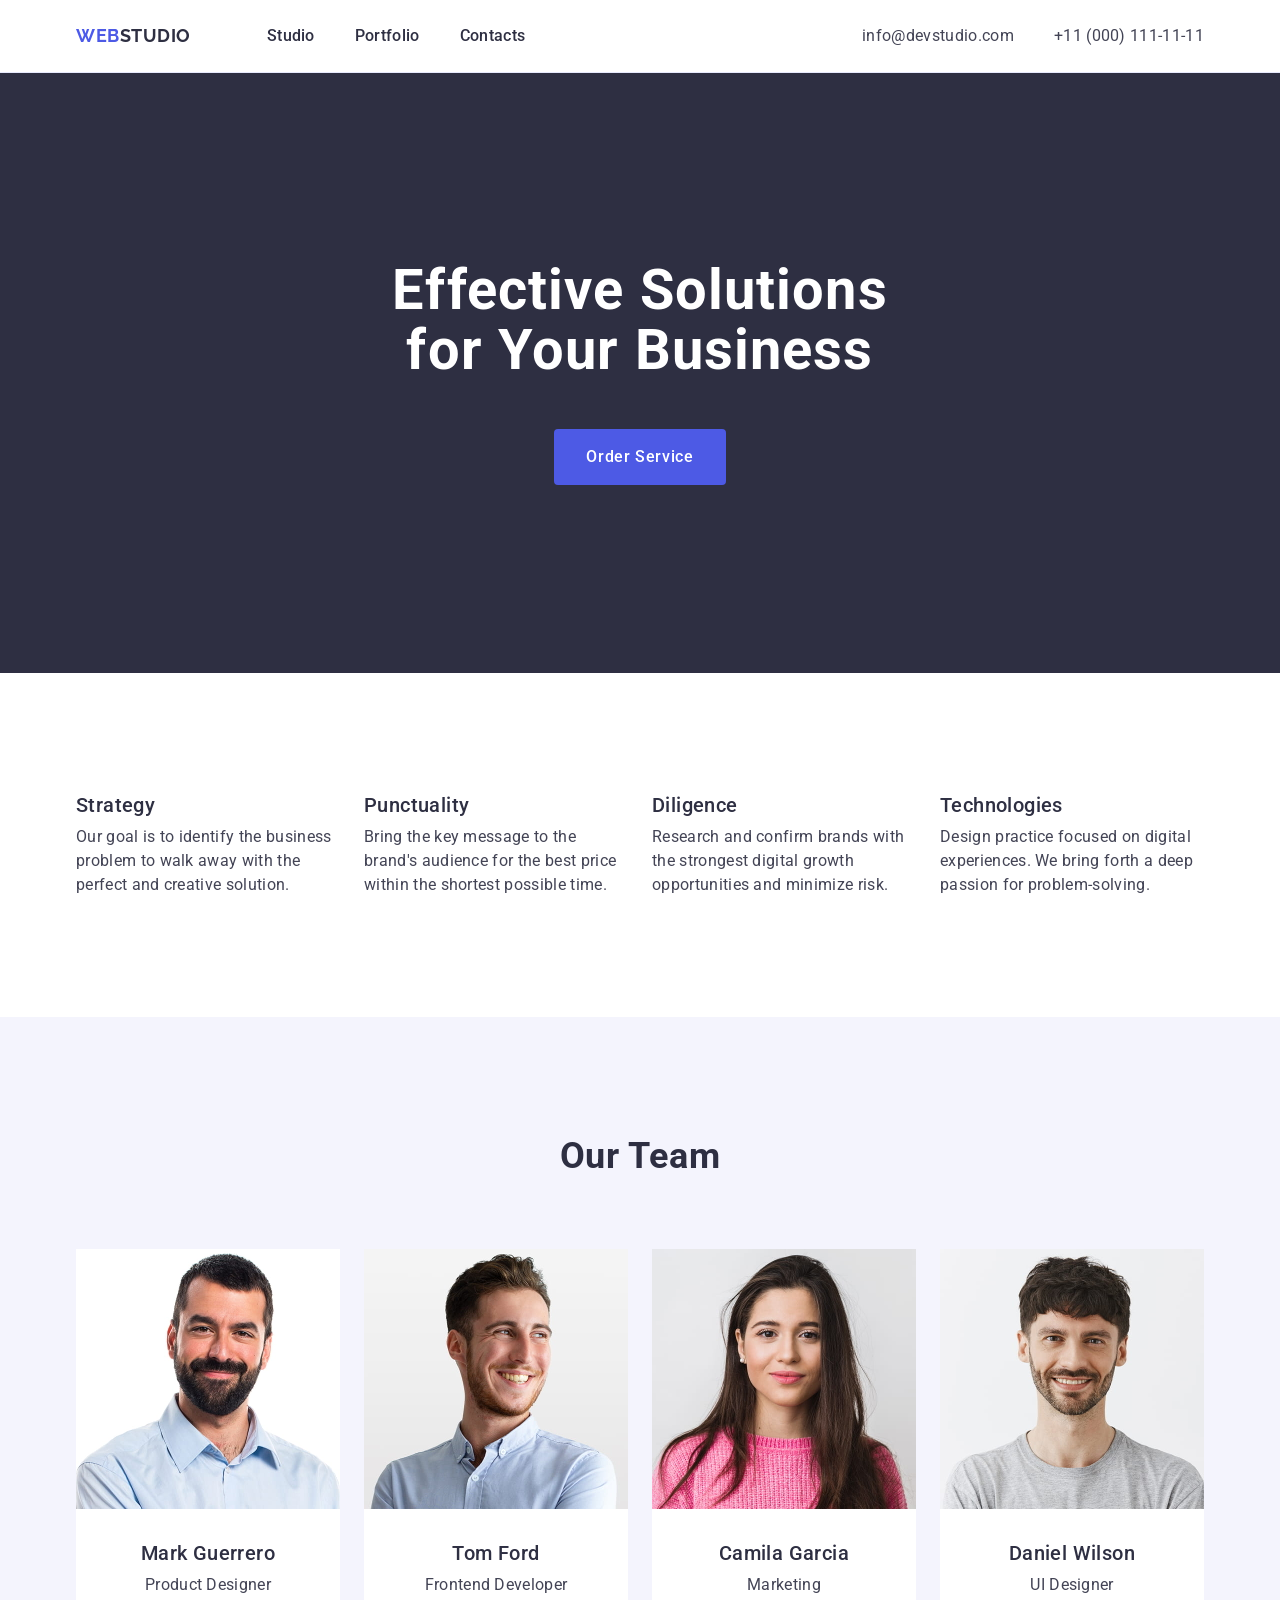
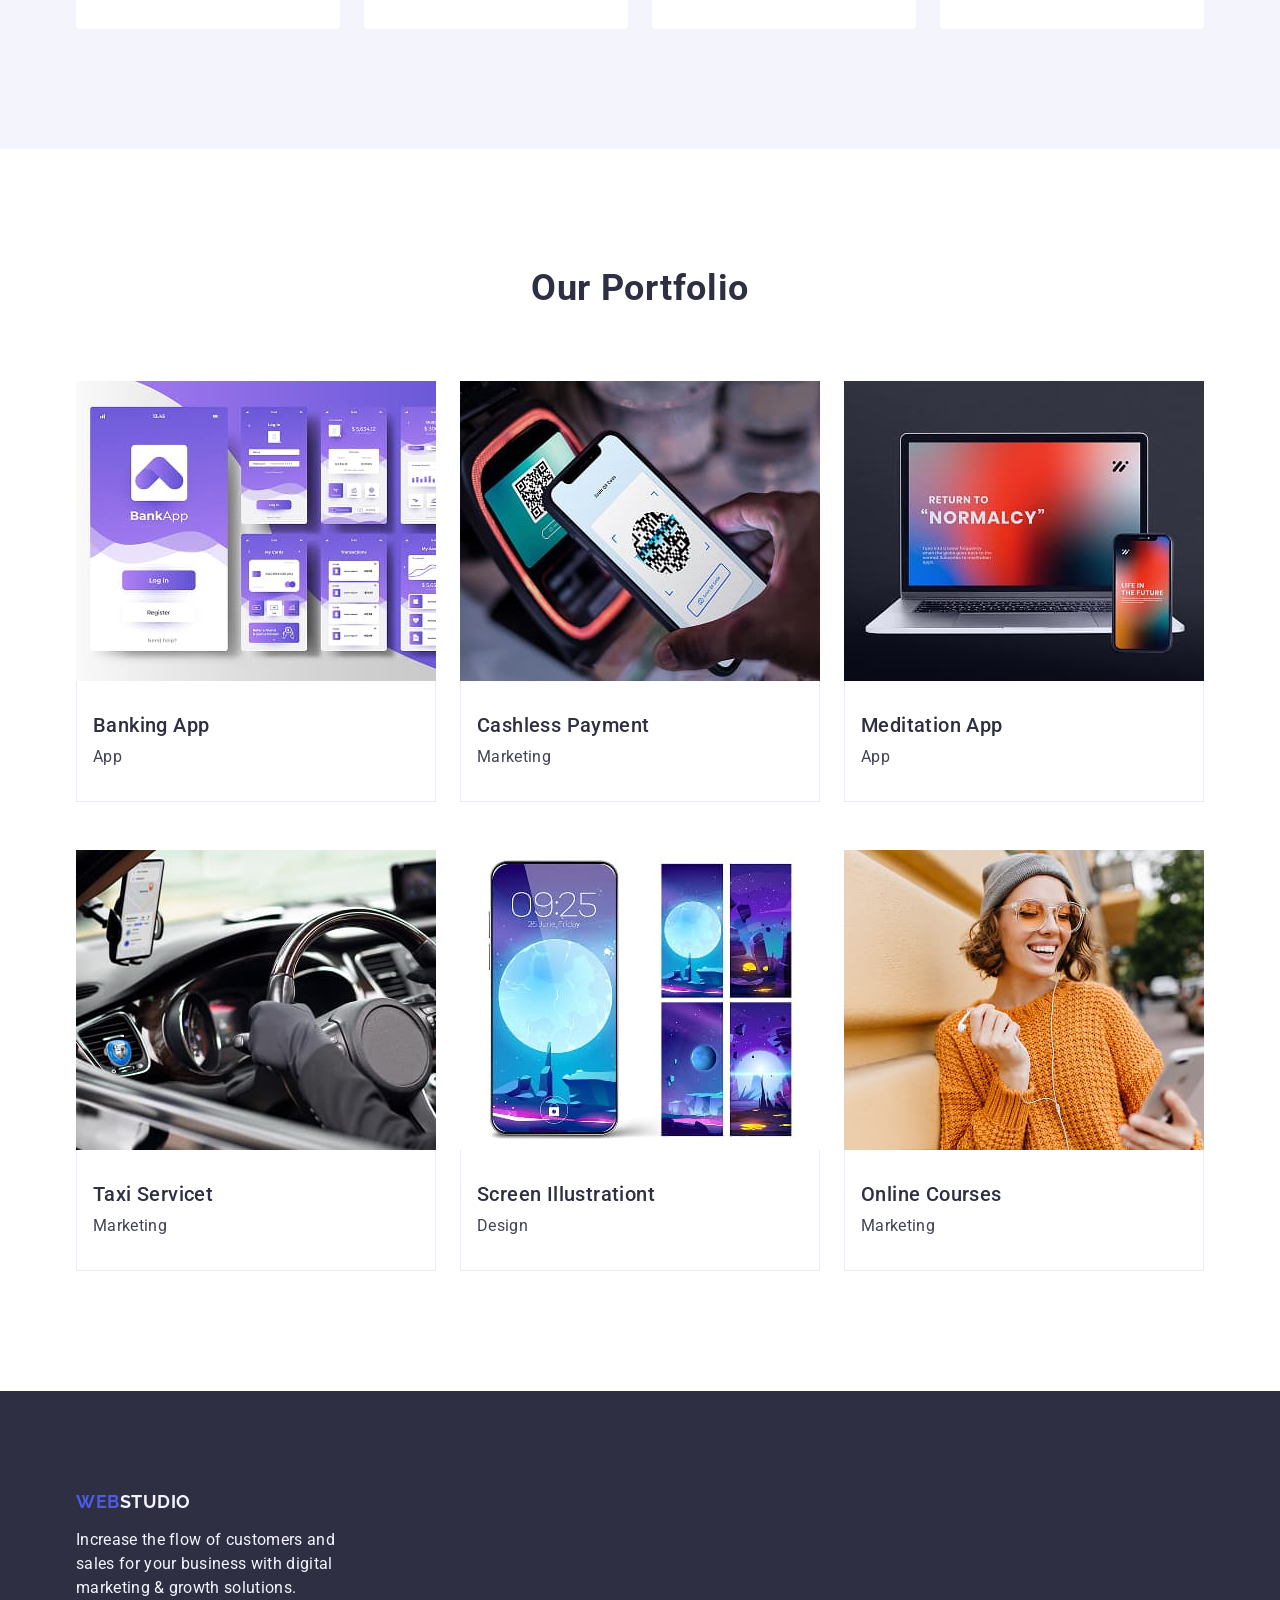
<file: index.html>
<!doctype html>
<html lang="en">
  <head>
    <meta charset="UTF-8" />
    <meta name="viewport" content="width=device-width, initial-scale=1.0" />
    <title>WebStudio</title>
    <!-- modern-normalize -->
    <link
      rel="stylesheet"
      href="https://cdnjs.cloudflare.com/ajax/libs/modern-normalize/3.0.1/modern-normalize.min.css"
      integrity="sha512-q6WgHqiHlKyOqslT/lgBgodhd03Wp4BEqKeW6nNtlOY4quzyG3VoQKFrieaCeSnuVseNKRGpGeDU3qPmabCANg=="
      crossorigin="anonymous"
      referrerpolicy="no-referrer"
    />
    <!-- Fonts -->
    <link rel="preconnect" href="https://fonts.googleapis.com" />
    <link rel="preconnect" href="https://fonts.gstatic.com" crossorigin />
    <link
      href="https://fonts.googleapis.com/css2?family=Raleway:wght@700&family=Roboto:wght@400;500;700&display=swap"
      rel="stylesheet"
    />
    <!-- Our styles -->
    <link rel="stylesheet" href="./css/styles.css" />
  </head>
  <body>
    <!-- PAGE HEADER -->
    <header class="page-header">
      <div class="container header-container">
        <nav class="header-nav">
          <a class="logo header-logo" href="./index.html"
            >Web<span class="logo-part">Studio</span></a
          >
          <ul class="nav-list">
            <li class="nav-item">
              <a class="nav-link" href="./index.html">Studio</a>
            </li>
            <li class="nav-item">
              <a class="nav-link" href="">Portfolio</a>
            </li>
            <li class="nav-item"><a class="nav-link" href="">Contacts</a></li>
          </ul>
        </nav>

        <address class="contacts">
          <ul class="contacts-list">
            <li class="contacts-item">
              <a class="contacts-link" href="mailto:info@devstudio.com"
                >info@devstudio.com</a
              >
            </li>
            <li class="contacts-item">
              <a class="contacts-link" href="tel:+110001111111"
                >+11 (000) 111-11-11</a
              >
            </li>
          </ul>
        </address>
      </div>
    </header>
    <!-- MAIN SECTION -->
    <main>
      <!-- HERO SECTION -->
      <section class="hero">
        <div class="container">
          <h1 class="main-title">Effective Solutions for Your Business</h1>
          <button class="hero-btn" type="button">Order Service</button>
        </div>
      </section>
      <!-- BENEFITS SECTION -->
      <section class="section benefits">
        <div class="container">
          <h2 class="visually-hidden">Our benefits</h2>
          <ul class="benefits-list">
            <li class="benefits-item">
              <h3 class="section-subtitle">Strategy</h3>
              <p class="benefits-desc">
                Our goal is to identify the business problem to walk away with
                the perfect and creative solution.
              </p>
            </li>
            <li class="benefits-item">
              <h3 class="section-subtitle">Punctuality</h3>
              <p class="benefits-desc">
                Bring the key message to the brand's audience for the best price
                within the shortest possible time.
              </p>
            </li>
            <li class="benefits-item">
              <h3 class="section-subtitle">Diligence</h3>
              <p class="benefits-desc">
                Research and confirm brands with the strongest digital growth
                opportunities and minimize risk.
              </p>
            </li>
            <li class="benefits-item">
              <h3 class="section-subtitle">Technologies</h3>
              <p class="benefits-desc">
                Design practice focused on digital experiences. We bring forth a
                deep passion for problem-solving.
              </p>
            </li>
          </ul>
        </div>
      </section>
      <!-- TEAM SECTION -->
      <section class="section team">
        <div class="container">
          <h2 class="section-title">Our Team</h2>
          <ul class="team-list">
            <li class="team-item">
              <img
                src="./images/team/mark-guerrero.jpg"
                alt="Mark Guerrero avatar"
                width="264"
                height="260"
              />
              <div class="team-content">
                <h3 class="section-subtitle">Mark Guerrero</h3>
                <p class="team-desc">Product Designer</p>
              </div>
            </li>
            <li class="team-item">
              <img
                src="./images/team/tom-ford.jpg"
                alt="Tom Ford avatar"
                width="264"
                height="260"
              />
              <div class="team-content">
                <h3 class="section-subtitle">Tom Ford</h3>
                <p class="team-desc">Frontend Developer</p>
              </div>
            </li>
            <li class="team-item">
              <img
                src="./images/team/camila-garcia.jpg"
                alt="Camila Garcia avatar"
                width="264"
                height="260"
              />
              <div class="team-content">
                <h3 class="section-subtitle">Camila Garcia</h3>
                <p class="team-desc">Marketing</p>
              </div>
            </li>
            <li class="team-item">
              <img
                src="./images/team/daniel-wilson.jpg"
                alt="Daniel Wilson avatar"
                width="264"
                height="260"
              />
              <div class="team-content">
                <h3 class="section-subtitle">Daniel Wilson</h3>
                <p class="team-desc">UI Designer</p>
              </div>
            </li>
          </ul>
        </div>
      </section>
      <!-- PORTFOLIO SECTION -->
      <section class="section portfolio" id="portfolio">
        <div class="container">
          <h2 class="section-title">Our Portfolio</h2>
          <ul class="portfolio-list">
            <li class="portfolio-item">
              <img
                src="./images/portfolio/banking.jpg"
                alt="Banking App"
                width="360"
                height="300"
              />
              <div class="portfolio-content">
                <h3 class="section-subtitle">Banking App</h3>
                <p class="portfolio-desc">App</p>
              </div>
            </li>
            <li class="portfolio-item">
              <img
                src="./images/portfolio/cashless.jpg"
                alt="Cashless Payment"
                width="360"
                height="300"
              />
              <div class="portfolio-content">
                <h3 class="section-subtitle">Cashless Payment</h3>
                <p class="portfolio-desc">Marketing</p>
              </div>
            </li>
            <li class="portfolio-item">
              <img
                src="./images/portfolio/meditation.jpg"
                alt="Meditation App"
                width="360"
                height="300"
              />
              <div class="portfolio-content">
                <h3 class="section-subtitle">Meditation App</h3>
                <p class="portfolio-desc">App</p>
              </div>
            </li>
            <li class="portfolio-item">
              <img
                src="./images/portfolio/taxi.jpg"
                alt="Taxi Service"
                width="360"
                height="300"
              />
              <div class="portfolio-content">
                <h3 class="section-subtitle">Taxi Servicet</h3>
                <p class="portfolio-desc">Marketing</p>
              </div>
            </li>
            <li class="portfolio-item">
              <img
                src="./images/portfolio/screen.jpg"
                alt="Screen Illustrations"
                width="360"
                height="300"
              />
              <div class="portfolio-content">
                <h3 class="section-subtitle">Screen Illustrationt</h3>
                <p class="portfolio-desc">Design</p>
              </div>
            </li>
            <li class="portfolio-item">
              <img
                src="./images/portfolio/online.jpg"
                alt="Online Courses"
                width="360"
                height="300"
              />
              <div class="portfolio-content">
                <h3 class="section-subtitle">Online Courses</h3>
                <p class="portfolio-desc">Marketing</p>
              </div>
            </li>
          </ul>
        </div>
      </section>
    </main>
    <footer class="page-footer">
      <div class="container">
        <a class="logo footer-logo" href="./index.html"
          >Web<span class="logo-part">Studio</span></a
        >
        <p class="footer-desc">
          Increase the flow of customers and sales for your business with
          digital marketing & growth solutions.
        </p>
      </div>
    </footer>
  </body>
</html>
</file>
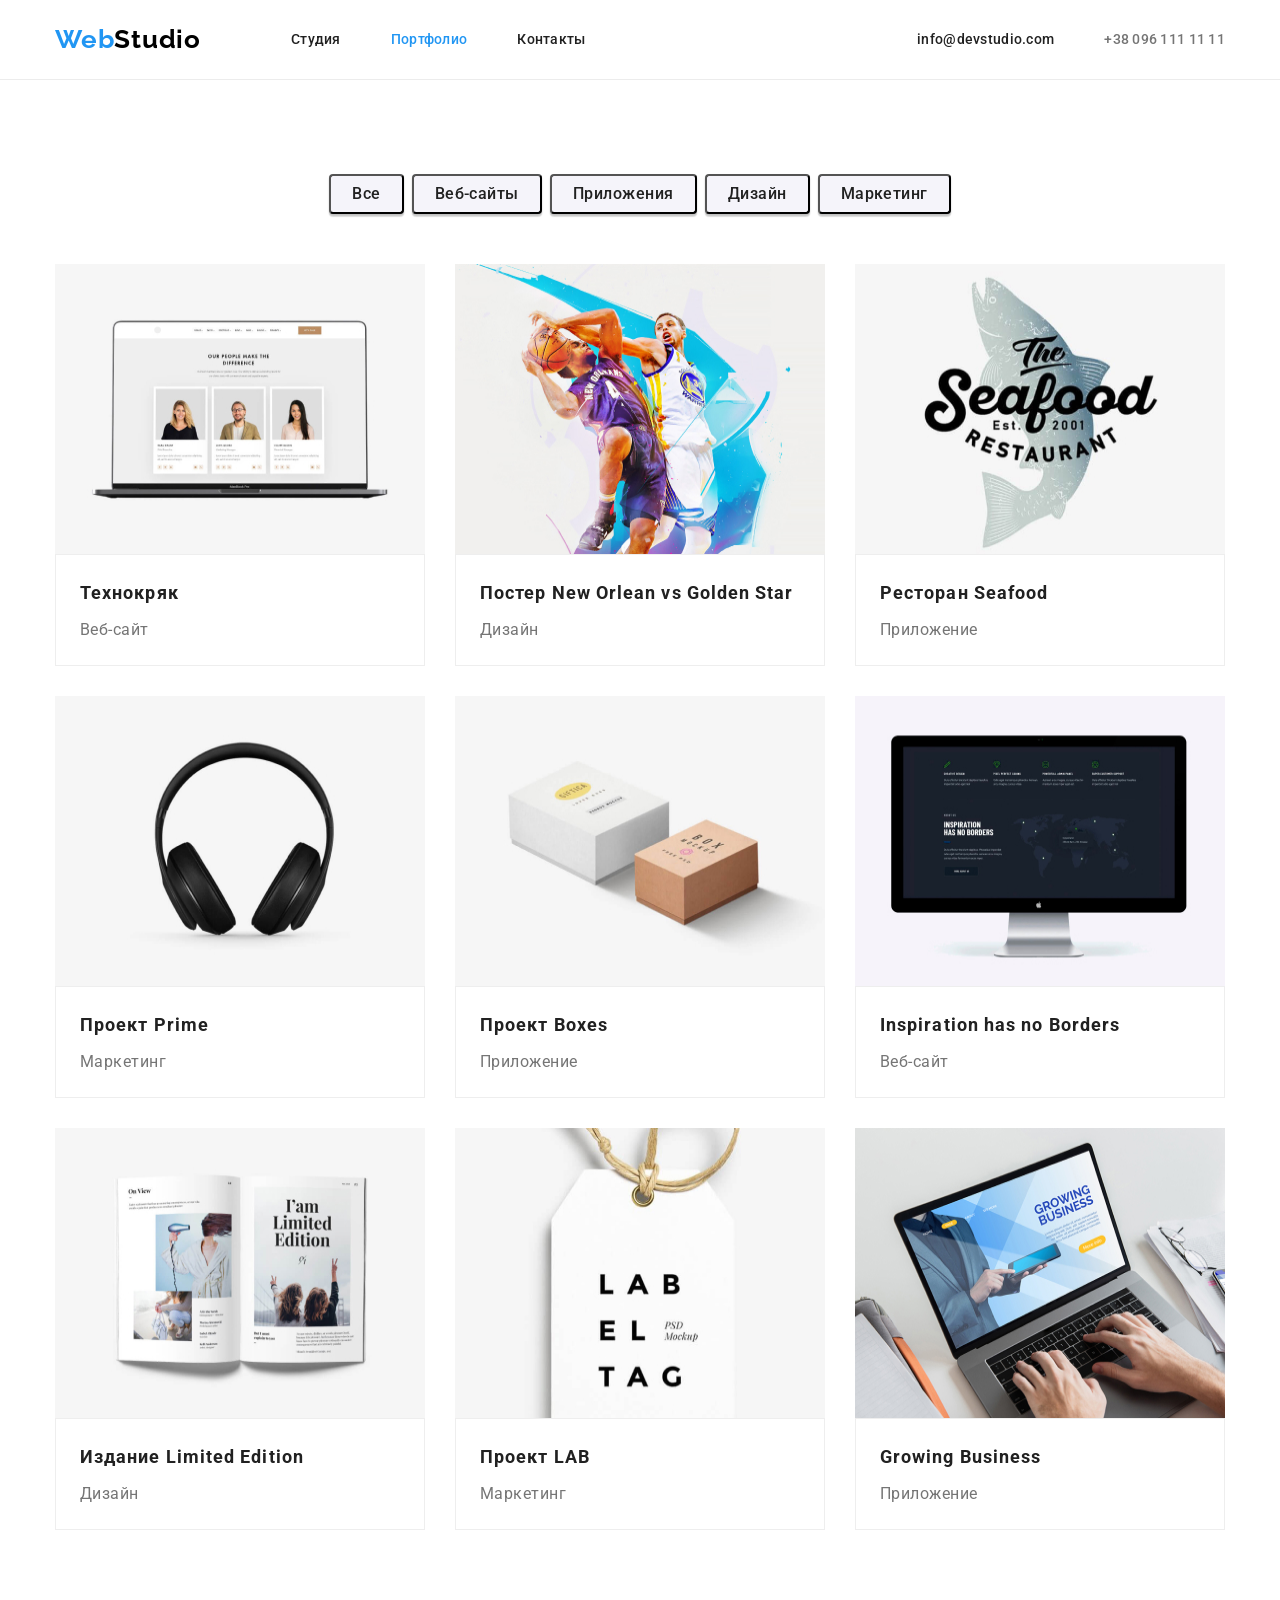
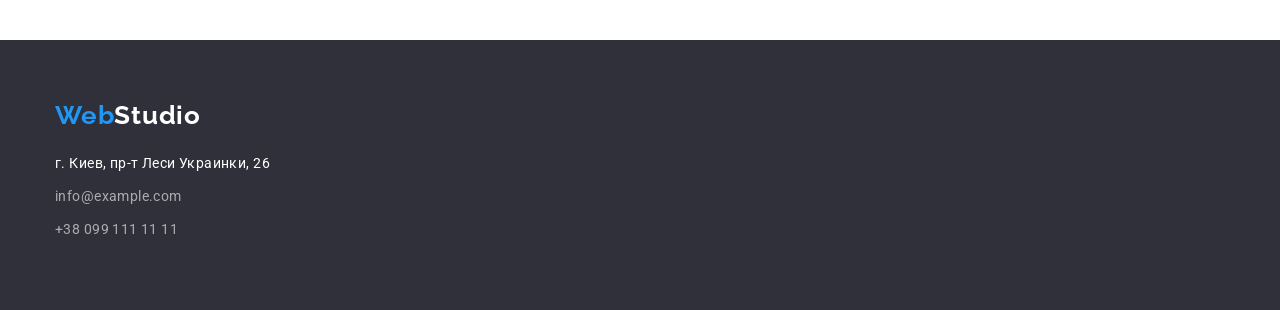
<file: portfolio.html>
<!DOCTYPE html>
<html lang="ru">
  <head>
    <meta charset="UTF-8" />
    <meta http-equiv="X-UA-Compatible" content="IE=edge" />
    <meta name="viewport" content="width=device-width, initial-scale=1.0" />
    <title>Portfolio</title>
    <!-- Fonts start -->
    <link rel="preconnect" href="https://fonts.googleapis.com" />
    <link rel="preconnect" href="https://fonts.gstatic.com" crossorigin />
    <link
      href="https://fonts.googleapis.com/css2?family=Raleway:wght@700&family=Roboto:wght@400;500;700;900&display=swap"
      rel="stylesheet"
    />
    <!-- Fonts end -->
    <!-- Normalize start -->
    <link
      rel="stylesheet"
      href="https://cdnjs.cloudflare.com/ajax/libs/modern-normalize/1.1.0/modern-normalize.min.css"
      integrity="sha512-wpPYUAdjBVSE4KJnH1VR1HeZfpl1ub8YT/NKx4PuQ5NmX2tKuGu6U/JRp5y+Y8XG2tV+wKQpNHVUX03MfMFn9Q=="
      crossorigin="anonymous"
      referrerpolicy="no-referrer"
    />
    <!-- Normalize end -->
    <link rel="stylesheet" href="./scc/styles.css" />
  </head>
  <body>
    <!-- Header section -->
    <header class="header">
      <div class="container header-container">
        <a class="logo link" href="/" lang="en">Web<span class="lg">Studio</span></a>
        <nav class="header-nav">
          <ul class="header-list list">
            <li class="header-item">
              <a class="header-link link" href="./index.html">Студия</a>
            </li>
            <li class="header-item">
              <a class="header-link header-link-current link" href="">Портфолио</a>
            </li>
            <li class="header-item">
              <a class="header-link link" href="">Контакты</a>
            </li>
          </ul>
        </nav>
        <ul class="header-cnt list">
          <li class="header-cnt-item">
            <a class="header-mail link" href="mailto:info@devstudio.com">info@devstudio.com</a>
          </li>
          <li class="header-cnt-item">
            <a class="header-phone link" href="tel:+380961111111">+38 096 111 11 11</a>
          </li>
        </ul>
      </div>
    </header>
    <!-- Main section-->
    <main>
      <!-- portfolio section-->
      <section class="portfolio section">
        <!-- Логический подзаголовок СКРЫТ-->
        <h1 class="visually-hidden">Портфолио</h1>
        <!-- fiters part-->
        <ul class="container filters-list">
          <li class="fl-list-item list">
            <button class="fl-btn" type="button">Все</button>
          </li>
          <li class="fl-list-item list">
            <button class="fl-btn" type="button">Веб-сайты</button>
          </li>
          <li class="fl-list-item list">
            <button class="fl-btn" type="button">Приложения</button>
          </li>
          <li class="fl-list-item list">
            <button class="fl-btn" type="button">Дизайн</button>
          </li>
          <li class="fl-list-item list">
            <button class="fl-btn" type="button">Маркетинг</button>
          </li>
        </ul>
        <!-- projects part-->
        <div class="container">
          <ul class="pf-lists">
            <li class="pf-list item list">
              <img
                class="pf-img"
                src="./images/portfolio/pf-box-1.jpg"
                alt=""
                width="370"
                height="290"
              />
              <div class="wrapper">
                <h2 class="pf-list-subtitle">Технокряк</h2>
                <p class="pf-descript">Веб-сайт</p>
              </div>
            </li>
            <li class="pf-list item list">
              <img
                class="pf-img"
                src="./images/portfolio/pf-box-2.jpg"
                alt=""
                width="370"
                height="290"
              />
              <div class="wrapper">
                <h2 class="pf-list-subtitle">Постер New Orlean vs Golden Star</h2>
                <p class="pf-descript">Дизайн</p>
              </div>
            </li>
            <li class="pf-list item list">
              <img
                class="pf-img"
                src="./images/portfolio/pf-box-3.jpg"
                alt=""
                width="370"
                height="290"
              />
              <div class="wrapper">
                <h2 class="pf-list-subtitle">Ресторан Seafood</h2>
                <p class="pf-descript">Приложение</p>
              </div>
            </li>
            <li class="pf-list item list">
              <img
                class="pf-img"
                src="./images/portfolio/pf-box-4.jpg"
                alt=""
                width="370"
                height="290"
              />
              <div class="wrapper">
                <h2 class="pf-list-subtitle">Проект Prime</h2>
                <p class="pf-descript">Маркетинг</p>
              </div>
            </li>
            <li class="pf-list item list">
              <img
                class="pf-img"
                src="./images/portfolio/pf-box-5.jpg"
                alt=""
                width="370"
                height="290"
              />
              <div class="wrapper">
                <h2 class="pf-list-subtitle">Проект Boxes</h2>
                <p class="pf-descript">Приложение</p>
              </div>
            </li>
            <li class="pf-list item list">
              <img
                class="pf-img"
                src="./images/portfolio/pf-box-6.jpg"
                alt=""
                width="370"
                height="290"
              />
              <div class="wrapper">
                <h2 class="pf-list-subtitle" lang="en">Inspiration has no Borders</h2>
                <p class="pf-descript">Веб-сайт</p>
              </div>
            </li>
            <li class="pf-list item list">
              <img
                class="pf-img"
                src="./images/portfolio/pf-box-7.jpg"
                alt=""
                width="370"
                height="290"
              />
              <div class="wrapper">
                <h2 class="pf-list-subtitle">Издание Limited Edition</h2>
                <p class="pf-descript">Дизайн</p>
              </div>
            </li>
            <li class="pf-list item list">
              <img
                class="pf-img"
                src="./images/portfolio/pf-box-8.jpg"
                alt=""
                width="370"
                height="290"
              />
              <div class="wrapper">
                <h2 class="pf-list-subtitle">Проект LAB</h2>
                <p class="pf-descript">Маркетинг</p>
              </div>
            </li>
            <li class="pf-list item list">
              <img
                class="pf-img"
                src="./images/portfolio/pf-box-9.jpg"
                alt=""
                width="370"
                height="290"
              />
              <div class="wrapper">
                <h2 class="pf-list-subtitle" lang="en">Growing Business</h2>
                <p class="pf-descript">Приложение</p>
              </div>
            </li>
          </ul>
        </div>
      </section>
    </main>
    <!-- Footer section -->
    <footer class="footer">
      <div class="container">
        <a class="logo link" href="/" lang="en">Web<span class="f-lg">Studio</span></a>
        <address class="address">
          <ul class="address-list list">
            <li class="address-item">
              <a href="" class="address-add link">г. Киев, пр-т Леси Украинки, 26</a>
            </li>
            <li class="address-item">
              <a class="address-mail link" href="mailto:info@example.com">info@example.com</a>
            </li>
            <li class="address-item">
              <a class="address-phone link" href="tel:+380991111111">+38 099 111 11 11</a>
            </li>
          </ul>
        </address>
      </div>
    </footer>
  </body>
</html>
</file>
<file: css/styles.css>
/* ======== VARIABLES ======== */
:root {
  --primary-font: 'Roboto', sans-serif;
  --logo-font: 'Raleway', sans-serif;
  --primary-white-color: #fff;
  --primary-black-color: #434455;
  --secondary-black-color: #2e2f42;
  --primary-accent-color: #404bbf;
}

/* ======== /VARIABLES ======== */

/* ======== COMMON / reset STYLES ======== */
body {
  font-family: var(--primary-font);
  color: var(--primary-black-color);
  background-color: var(--primary-white-color);
  line-height: 1.5;
  letter-spacing: 0.02em;
}

ul,
ol {
  list-style-type: none;
  margin: 0;
  padding: 0;
}

h1,
h2,
h3,
h4,
h5,
h6,
p {
  margin: 0;
}

a {
  text-decoration: none;
}

button {
  cursor: pointer;
}

.container {
  max-width: 1158px;
  padding: 0 15px;
  margin: 0 auto;
}

.section {
  padding: 120px 0;
}

.visually-hidden {
  position: absolute;
  width: 1px;
  height: 1px;
  margin: -1px;
  border: 0;
  padding: 0;

  white-space: nowrap;
  clip-path: inset(100%);
  clip: rect(0 0 0 0);
  overflow: hidden;
}

.section-subtitle {
  margin-bottom: 8px;
  font-weight: 500;
  font-size: 20px;
  line-height: 1.2;
  letter-spacing: 0.02em;
  color: var(--secondary-black-color);
}

.benefits-desc,
.team-desc,
.portfolio-desc {
  font-size: 16px;
  color: var(--primary-black-color);
}

.section-title {
  margin-bottom: 72px;
  font-weight: 700;
  font-size: 36px;
  line-height: 1.11;
  letter-spacing: 0.02em;
  text-align: center;
  text-transform: capitalize;
  color: var(--secondary-black-color);
}
/* ======== /COMMON STYLES ======== */

/* ======== HEADER STYLES ======== */
.page-header {
  border-bottom: 1px solid #e7e9fc;
}

.header-container {
  display: flex;
  align-items: center;
}

.header-nav {
  display: flex;
  align-items: center;
}

.logo {
  font-family: var(--logo-font);
  font-weight: 700;
  font-size: 18px;
  line-height: 1.17;
  letter-spacing: 0.03em;
  text-transform: uppercase;
  color: #4d5ae5;
}

.header-logo {
  padding: 24px 0;
  margin-right: 76px;
}

.header-logo .logo-part {
  color: var(--secondary-black-color);
}

.nav-list {
  display: flex;
  align-items: center;
  gap: 40px;
}

.nav-link {
  display: block;
  padding: 24px 0;
  font-weight: 500;
  font-size: 16px;
  color: var(--secondary-black-color);
}

.contacts {
  font-style: normal;
  margin-left: auto;
}

.contacts-list {
  display: flex;
  align-items: center;
  gap: 40px;
}

.contacts-link {
  display: block;
  padding: 24px 0;
  font-size: 16px;
  color: var(--primary-black-color);
}

.nav-link:hover,
.nav-link:focus,
.contacts-link:hover,
.contacts-link:focus {
  color: var(--primary-accent-color);
}
/* ======== /HEADER STYLES ======== */

/* ======== HERO SECTION ======== */
.hero {
  padding: 188px 0;
  background-color: var(--secondary-black-color);
}

.main-title {
  max-width: 496px;
  margin: 0 auto 48px auto;
  text-align: center;
  font-weight: 700;
  font-size: 56px;
  line-height: 1.07;
  letter-spacing: 0.02em;
  color: var(--primary-white-color);
}

.hero-btn {
  display: block;
  min-width: 169px;
  padding: 16px 32px;
  border: none;
  border-radius: 4px;
  margin: 0 auto;
  font-weight: 500;
  font-size: 16px;
  line-height: 1.5;
  letter-spacing: 0.04em;
  color: var(--primary-white-color);
  background-color: #4d5ae5;
}

.hero-btn:hover,
.hero-btn:focus {
  background-color: var(--primary-accent-color);
  box-shadow: 0 4px 4px 0 rgba(0, 0, 0, 0.15);
}
/* ======== /HERO SECTION ======== */

/* ======== BENEFITS SECTION ======== */
.benefits-list {
  display: flex;
  gap: 24px;
}

.benefits-item {
  width: calc((100% - 3 * 24px) / 4);
}

/* ======== /BENEFITS SECTION ======== */

/* ======== TEAM SECTION ======== */
.team {
  background-color: #f4f4fd;
}

.team-list {
  display: flex;
  gap: 24px;
}

.team-item {
  width: calc((100% - 3 * 24px) / 4);
  border-radius: 0 0 4px 4px;
  background-color: var(--primary-white-color);
}

.team-item img {
  display: block;
}

.team-content {
  padding: 32px 0px;
  text-align: center;
}

/* ======== /TEAM SECTION ======== */

/* ======== PORTFOLIO SECTION ======== */
.portfolio-list {
  display: flex;
  flex-wrap: wrap;
  gap: 48px 24px;
}

.portfolio-item {
  width: calc((100% - 2 * 24px) / 3);
}

.portfolio-item img {
  display: block;
}

.portfolio-content {
  border-bottom: 1px solid #e7e9fc;
  border-left: 1px solid #e7e9fc;
  border-right: 1px solid #e7e9fc;
  padding: 32px 16px;
}
/* ======== /PORTFOLIO SECTION ======== */

/* ======== PAGE FOOTER ======== */
.page-footer {
  padding: 100px 0;
  background-color: var(--secondary-black-color);
}

.footer-logo {
  display: inline-block;
  margin-bottom: 16px;
}

.footer-logo .logo-part {
  color: #f4f4fd;
}

.footer-desc {
  max-width: 264px;
  font-weight: 400;
  font-size: 16px;
  color: #f4f4fd;
}
</file>
<file: scc/styles.css>
:root {
    /* fonts */
    --main-font: "Roboto", sans-serif;
    --secondary-font: "Raleway", sans-serif;

    /* text colors */
    --main-txt-cl:#212121;
    --secondary-cl: #757575;
    --accent-cl:#2196F3;
    --btn-txt-cl:#ffffff;

    /* bg colors */
    --light-bg-cl: #E5E5E5;
    --blond-bg-cl: #F5F4FA;
    --dark-bg-cl: #2F303A;
    
    /* other */

}
body{
    font-family: var(--main-font);
    color: var(--main-txt-cl);
}

    /* reset styles */
    h1,
    h2,
    h3,
    h4,
    h5,
    h6,
    p {
        margin: 0;
    }

    img {
    display: block;
    }

.link {
    text-decoration: none;
    color: currentColor;
}

.list {
    list-style: none; 
    padding: 0;
    margin: 0;
}


/* base styles */
.container {
    width: 1200px;
    padding-right: 15px;
    padding-left: 15px;
    margin-right: auto;
    margin-left: auto;

    /* outline: 2px solid red;
    outline-offset: -2px; */
}    

.section {
    padding-top: 94px;
    padding-bottom: 94px;
   
    /* outline: 8px solid rgb(71, 77, 255); */
}

.visually-hidden {
  position: absolute;
  width: 1px;
  height: 1px;
  margin: -1px;
  border: 0;
  padding: 0;
  
  white-space: nowrap;
  clip-path: inset(100%);
  clip: rect(0 0 0 0);
  overflow: hidden;
}

 /* 
==================
     Header
=================
*/ 

.header {
    padding-top: 24px;
    padding-bottom: 24px;
    border-bottom-width: 1px;
    border-bottom-style: solid;
    border-bottom-color: #ECECEC;
}

.header-container {
    display: flex;
    align-items: center;
}

.logo {
    margin-right: 90px;
    /* margin-left: 200px; */
    font-family: var(--secondary-font);
    font-weight: 700;
    font-size: 26px;
    line-height: calc(31 / 26);
    letter-spacing: 0.03em;
    color: var(--accent-cl);
} 

.lg{
    color: #000000;
} 

.header-nav{
    /* margin-right: 330px; */
    margin-right: auto;     
}

.header-list {
    display: flex;
    gap: 50px;
}

.header-cnt {
    display: flex;
}

.header-link,
.header-mail {
    padding-top: 32px;
    padding-bottom: 32px;
    font-weight: 500;
    font-size: 14px;
    line-height: calc(16 / 14);
    letter-spacing: 0.02em;
    color: var(--main-txt-cl);
}

.header-link:hover,
.header-link:focus, 
.header-phone:hover,
.header-phone:focus {
    color: var(--accent-cl);
}

.header-link-current {
    color: var(--accent-cl);
}

.header-phone {
    padding-top: 32px;
    padding-bottom: 32px;
    font-weight: 500;
    font-size: 14px;
    line-height: calc(16 / 14);
    letter-spacing: 0.02em; 
    color: var(--secondary-cl);
}

.header-mail {
    margin-right: 50px;
}

/* 
     MAIN
==================
Hero section
=================
*/ 

.hero {
    padding-top: 200px;
    padding-bottom: 200px;   

    background-color: var(--dark-bg-cl);         
}

.ctn {
    height: 200px;
    width: 700px;
    text-align: center;  
    /* outline: 2px solid teal;     */
}

.main-title {
    /* padding-top: 200px; */
    /* padding-bottom: 280px; */
    margin-bottom: 30px;
    font-weight: 900;
    font-size: 44px;
    line-height: calc(60 / 44);     
    letter-spacing: 0.06em;
    text-transform: uppercase; 
    color: #FFFFFF;
}

.hero-btn:hover,
.hero-btn:focus {
    visibility: hidden;
}
/* кнопка не наследует шрифты */
.hero-btn {
    max-width: 250px;
    min-width: 200px;
    min-height: 50px;
    /* padding: 9px 31px;  */
    /* margin-top: 30px; */
    font-family: inherit;
    font-weight: 700;
    font-size: 16px;
    line-height: calc(30 / 16);    
    /* text-align: center; */
    letter-spacing: 0.06em;
    color: var(--btn-txt-cl);
    background-color: var(--accent-cl);
    cursor: pointer;  

    box-shadow: 0px 4px 4px rgba(0, 0, 0, 0.15);    
    border-radius: 4px; 
}

 
 /* ============
 Features section
=================
*/  

.features-list {
    display: flex;
    gap: 30px;
    /* background-color: var(--light-bg-cl); */
}

.features-item {
    width: 270px;
}

.features-subtitle {
    margin-bottom: 10px;
    font-weight: 700;
    font-size: 14px;
    line-height: calc (16 \ 14);
    letter-spacing: 0.03em;
    text-transform: uppercase;
    color: var(--main-txt-cl);
}
 
.features-descript { 
    font-size: 14px;
    line-height: calc(24 / 14);
    letter-spacing: 0.03em; 
    color: var(--secondary-cl);
}

/* 
==================
 Affairs section
=================
*/ 

.affair {
    padding-top: 0;
}

.affairs-list {
    display: flex;
    gap: 30px;
   /* background-color: var(--light-bg-cl); */
}

.affairs-title {
margin-bottom: 50px;
font-weight: 700;
font-size: 36px;
line-height: calc(42 / 36);
text-align: center;
letter-spacing: 0.03em;
color: var(--main-txt-cl);
}

/* 
==================
 team section
=================
*/

.team {
   background-color: var(--blond-bg-cl);
}

.team-list {
    display: flex;
    gap: 30px;
}

.team-title {
    margin-bottom: 50px; 
    font-weight: 700;
    font-size: 36px;
    line-height: calc(42 / 36);
    text-align: center;
    letter-spacing: 0.03em;
    color: var(--main-txt-cl);
}

.team-wrapper{
    padding-top: 30px;
    padding-right: 5px;
    padding-bottom: 30px;
    padding-left: 5px; 

    text-align: center;  
    /* outline: 2px solid green; */
} 

.team-list-subtitle {
    margin-bottom: 10px;
    font-weight: 500;
    font-size: 16px;
    line-height: calc(19 / 16);
    /* text-align: center; */
    letter-spacing: 0.03em;
    color: var(--main-txt-cl);
}

.team-descript {
    /* font-weight: 400; */
    font-size: 16px;
    line-height: calc(19 / 16);
    /* text-align: center; */
    letter-spacing: 0.03em; 
    color: var(--secondary-cl);
} 

/* 
==================
 footer
=================
*/ 
.footer {
    padding-top: 60px;
    padding-bottom: 60px;
    background-color: var(--dark-bg-cl);
}

/* .logo {
    font-weight: 700;
    font-size: 26px;
    line-height: cacl(31 / 26);
    letter-spacing: 0.03em;
    color: #2196F3;
} */

.ftr{
    margin-bottom: 20px;
}

.f-lg {
    color: #FFFFFF;
}

/* .ftr{
    margin-bottom: 20px;
} */

.address{
    margin-top: 20px;
    font-style: normal;
    /* visibility: hidden; */
}

.address-item {
    margin-bottom: 9px;
}

.address-add {
    /* font-weight: 400; */
    font-size: 14px;
    line-height:calc(24 / 14);
    letter-spacing: 0.03em;
    color: #FFFFFF;
}

.address-mail,
.address-phone {
    /* font-weight: 400; */
    font-size: 14px;
    line-height: calc(24 / 14);
    letter-spacing: 0.03em;
    color: rgba(255, 255, 255, 0.6);
}

.address-add:hover,
.address-add:focus, 
.address-mail:hover,
.address-mail:focus, 
.address-phone:hover,
.address-phone:focus {
    color: var(--accent-cl);
}

/* 
==================
==================
 Portfolio page
=================
    Main section
================== 
    Portfolio section
==================
    fiters part
==================   
*/

.filters-list {
    display: flex;
    gap: 8px;
    /* width: 611px; */
    /* height: 54px; */
    justify-content: center;
    margin-top: 0;
    margin-bottom: 50px;
    }

.fl-btn {
    /* height: 38px; */
    font-family: inherit;
    font-weight: 500;
    font-size: 16px;
    line-height: calc(26 / 16);
    text-align: center;
    letter-spacing: 0.03em;
    color: var(--main-txt-cl);
    background: var(--blond-bg-cl);
    cursor: pointer;
    display: inline-block;
   
    box-shadow: 0px 3px 1px rgba(0, 0, 0, 0.1), 0px 1px 2px rgba(0, 0, 0, 0.08), 0px 2px 2px rgba(0, 0, 0, 0.12);
    padding: 5px 21px;
    border-radius: 4px;    
} 

.fl-btn:hover,
.fl-btn:focus {
    color: var(--btn-txt-cl);
    background-color: var(--accent-cl);    
}


/* 
==================
    projects part
=================
*/ 

.pf-lists {
  display: flex;
  /* Make a flex container multiline */
  flex-wrap: wrap;
  /* Set gap between rows and columns */
  gap: 30px;
  padding: 0;
  list-style: none;
}

.wrapper{
    padding-top: 20px;
    padding-right: 24px;
    padding-bottom: 20px;
    padding-left: 24px; 

    border-top-width: 1px;
    border-top-style: solid;
    border-top-color: #EEEEEE;

    border-right-width: 1px;
    border-right-style: solid;
    border-right-color: #EEEEEE;

    border-bottom-width: 1px;
    border-bottom-style: solid;
    border-bottom-color: #EEEEEE;

    border-left-width: 1px;
    border-left-style: solid;
    border-left-color: #EEEEEE;     
    /* outline: 2px solid green; */
}

.item {
  /*  Set the width of the elements  */
  flex-basis: calc((100% - 60px) / 3);
  
}
 
.pf-list-subtitle {
    margin-bottom: 4px;
    font-weight: 700;
    font-size: 18px;
    line-height: calc(36 /18);
    letter-spacing: 0.06em;
    color: var(--main-txt-cl);
}

.pf-descript {
    /* font-weight: 400; */
    font-size: 16px;
    line-height: calc(30 / 16); 
    letter-spacing: 0.03em; 
    color: var(--secondary-cl);
}
</file>
